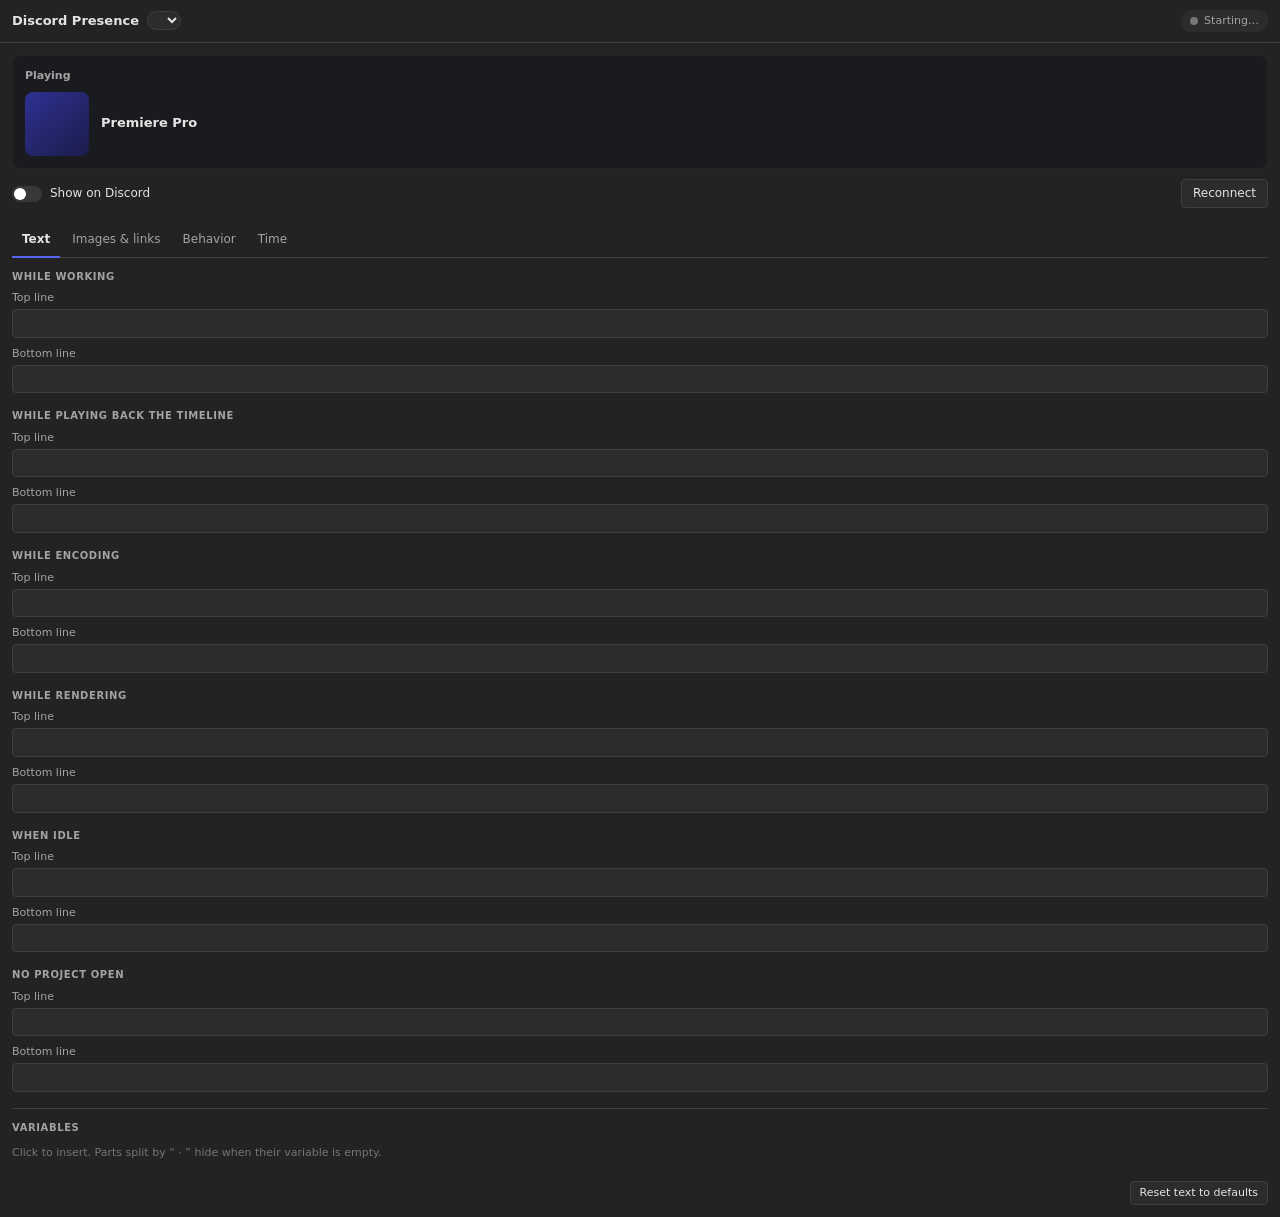
<file: extension/panel/index.html>
<!DOCTYPE html>
<html>
<head>
  <meta charset="utf-8">
  <title>Discord Presence</title>
  <link rel="stylesheet" href="panel.css">
</head>
<body>
  <header class="top">
    <div class="brand">
      <span class="brand-name">Discord Presence</span>
      <select class="host-select" id="hostSelect" title="Which app's settings you're editing"></select>
    </div>
    <div class="pill" id="statusPill"><span class="dot"></span><span id="statusText">Starting…</span></div>
  </header>

  <main>
    <div class="banner" id="updateBanner" hidden></div>

    <!-- Setup prompt (shown until a Client ID is set) -->
    <section class="setup" id="setupCard" hidden>
      <h2>Connect your Discord app</h2>
      <p>Discord shows the name of the application you create, so name it <b id="setupAppName">Premiere Pro</b>.</p>
      <ol>
        <li>Open the <a href="#" data-url="https://discord.com/developers/applications">Discord Developer Portal</a> and click <b>New Application</b>.</li>
        <li>Copy the <b>Application ID</b> from General Information.</li>
        <li>Paste it below. Optional: under <b>Rich Presence → Art Assets</b>, upload an image named <code>logo</code>.</li>
      </ol>
      <label class="field">
        <span>Application (Client) ID</span>
        <input type="text" data-key="app.clientId" placeholder="e.g. 1234567890123456789" spellcheck="false" inputmode="numeric">
      </label>
    </section>

    <!-- Live preview -->
    <section class="preview-wrap">
      <div class="preview" id="preview">
        <div class="pv-kicker" id="pvKicker">Playing</div>
        <div class="pv-body">
          <div class="pv-art">
            <div class="pv-large" id="pvLarge"><span class="pv-glyph" id="pvGlyph"></span></div>
            <div class="pv-small" id="pvSmall" hidden></div>
          </div>
          <div class="pv-lines">
            <div class="pv-name" id="pvName">Premiere Pro</div>
            <div class="pv-line" id="pvDetails"></div>
            <div class="pv-line" id="pvState"></div>
            <div class="pv-line pv-time" id="pvTime"></div>
            <div class="pv-progress" id="pvProgress" hidden><div class="pv-bar"><div class="pv-fill" id="pvFill"></div></div><div class="pv-ptimes"><span id="pvPos"></span><span id="pvDur"></span></div></div>
          </div>
        </div>
        <div class="pv-buttons" id="pvButtons"></div>
        <div class="pv-empty" id="pvEmpty" hidden>Nothing is showing on Discord right now.</div>
      </div>
      <div class="actions">
        <label class="switch" title="Show or hide your status for this app">
          <input type="checkbox" data-key="app.enabled">
          <span class="track"><span class="thumb"></span></span>
          <span class="switch-label">Show on Discord</span>
        </label>
        <div class="spacer"></div>
        <button class="btn ghost" id="btnReconnect" title="Reconnect to Discord and re-check your app's images">Reconnect</button>
      </div>
      <div class="note" id="note" hidden></div>
      <div class="note warn" id="imgNote" hidden></div>
    </section>

    <nav class="tabs" role="tablist">
      <button class="tab active" data-tab="text" role="tab">Text</button>
      <button class="tab" data-tab="media" role="tab">Images &amp; links</button>
      <button class="tab" data-tab="behavior" role="tab">Behavior</button>
      <button class="tab" data-tab="time" role="tab">Time</button>
    </nav>

    <!-- TEXT -->
    <section class="pane" data-pane="text">
      <div class="group">
        <div class="group-title" id="workingTitle">While working</div>
        <label class="field"><span>Top line</span><input type="text" data-key="app.details" data-template spellcheck="false"></label>
        <label class="field"><span>Bottom line</span><input type="text" data-key="app.state" data-template spellcheck="false"></label>
      </div>
      <div class="group" data-only="PPRO">
        <div class="group-title">While playing back the timeline</div>
        <label class="field"><span>Top line</span><input type="text" data-key="app.watchDetails" data-template spellcheck="false"></label>
        <label class="field"><span>Bottom line</span><input type="text" data-key="app.watchState" data-template spellcheck="false"></label>
      </div>
      <div class="group" data-only="AME">
        <div class="group-title">While encoding</div>
        <label class="field"><span>Top line</span><input type="text" data-key="app.renderDetails" data-template spellcheck="false"></label>
        <label class="field"><span>Bottom line</span><input type="text" data-key="app.renderState" data-template spellcheck="false"></label>
      </div>
      <div class="group" data-only="AEFT">
        <div class="group-title">While rendering</div>
        <label class="field"><span>Top line</span><input type="text" data-key="app.renderDetails" data-template spellcheck="false"></label>
        <label class="field"><span>Bottom line</span><input type="text" data-key="app.renderState" data-template spellcheck="false"></label>
      </div>
      <div class="group" data-not="AME">
        <div class="group-title">When idle</div>
        <label class="field"><span>Top line</span><input type="text" data-key="app.idleDetails" data-template spellcheck="false"></label>
        <label class="field"><span>Bottom line</span><input type="text" data-key="app.idleState" data-template spellcheck="false"></label>
      </div>
      <div class="group" data-not="AME">
        <div class="group-title">No project open</div>
        <label class="field"><span>Top line</span><input type="text" data-key="app.noProjectDetails" data-template spellcheck="false"></label>
        <label class="field"><span>Bottom line</span><input type="text" data-key="app.noProjectState" data-template spellcheck="false"></label>
      </div>

      <div class="vars">
        <div class="vars-head">
          <span class="group-title">Variables</span>
          <span class="hint">Click to insert. Parts split by “ · ” hide when their variable is empty.</span>
        </div>
        <div class="var-list" id="varList"></div>
      </div>
      <div class="row-end"><button class="btn ghost small" id="btnResetText">Reset text to defaults</button></div>
    </section>

    <!-- MEDIA -->
    <section class="pane" data-pane="media" hidden>
      <div class="group">
        <div class="group-title">Large image</div>
        <label class="field"><span>Art asset name, image URL, or <code>icon</code> for the app icon</span><input type="text" data-key="app.largeImage" placeholder="logo  ·  icon  ·  https://…/image.png" spellcheck="false"></label>
        <p class="hint" id="assetHint"></p>
        <label class="field"><span>Hover text</span><input type="text" data-key="app.largeText" data-template spellcheck="false"></label>
      </div>
      <div class="group">
        <div class="group-title">Small badge</div>
        <label class="field"><span>Asset name or image URL</span><input type="text" data-key="app.smallImage" placeholder="optional" spellcheck="false"></label>
        <label class="field"><span>Hover text</span><input type="text" data-key="app.smallText" data-template spellcheck="false"></label>
        <label class="field"><span>Badge while idle</span><input type="text" data-key="app.idleSmallImage" placeholder="optional, e.g. idle" spellcheck="false"></label>
        <label class="field" data-only="PPRO"><span>Badge while playing back</span><input type="text" data-key="app.watchSmallImage" placeholder="optional, e.g. play" spellcheck="false"></label>
        <label class="field" data-only="AEFT AME"><span>Badge while rendering</span><input type="text" data-key="app.renderSmallImage" placeholder="optional, e.g. render" spellcheck="false"></label>
      </div>
      <div class="group">
        <div class="group-title">Buttons <span class="muted">· shared by both apps</span></div>
        <div class="pair">
          <label class="field"><span>Label</span><input type="text" data-key="buttons.0.label" maxlength="32" placeholder="My portfolio"></label>
          <label class="field grow"><span>Link</span><input type="url" data-key="buttons.0.url" placeholder="https://…" spellcheck="false"></label>
        </div>
        <div class="pair">
          <label class="field"><span>Label</span><input type="text" data-key="buttons.1.label" maxlength="32" placeholder="YouTube"></label>
          <label class="field grow"><span>Link</span><input type="url" data-key="buttons.1.url" placeholder="https://…" spellcheck="false"></label>
        </div>
        <p class="hint">Discord hides your own buttons from you; friends will see them.</p>
      </div>
      <div class="group">
        <div class="group-title">Discord app</div>
        <label class="field"><span id="ownIdLabel">Application (Client) ID</span><input type="text" data-key="app.clientId" spellcheck="false" inputmode="numeric"></label>
        <p class="hint"><a href="#" data-url="https://discord.com/developers/applications">Open the Developer Portal</a> to change the name, icon or art assets.</p>
      </div>
    </section>

    <!-- BEHAVIOR -->
    <section class="pane" data-pane="behavior" hidden>
      <div class="group">
        <div class="group-title">Privacy</div>
        <label class="check"><input type="checkbox" data-key="privacy"><span>Hide project, sequence and comp names</span></label>
        <label class="field"><span>Show this instead of the project name</span><input type="text" data-key="privacyLabel"></label>
        <label class="field"><span>Always private: projects saved in these folders (one per line)</span>
          <textarea data-key="privateFolders" data-list rows="3" spellcheck="false" placeholder="Clients&#10;D:\Work\NDA"></textarea>
        </label>
        <p class="hint">A folder name (<code>Clients</code>) matches anywhere in the path; a full path matches only that folder.</p>
        <div class="private-row" id="privateRow" hidden>
          <span id="privateText"></span>
          <button class="btn ghost small" id="btnPrivate">Keep this project private</button>
        </div>
      </div>
      <div class="group" data-only="AME">
        <div class="group-title">Media Encoder</div>
        <label class="check"><input type="checkbox" data-key="app.onlyWhileEncoding"><span>Only show my status while encoding</span></label>
        <label class="check"><input type="checkbox" data-key="app.renderCountdown"><span>Show time left for the current item</span></label>
      </div>
      <div class="group" data-only="PPRO">
        <div class="group-title">Playback</div>
        <label class="check"><input type="checkbox" data-key="app.autoWatch"><span>Switch my status while the timeline plays</span></label>
        <div class="pair">
          <label class="field"><span>After (seconds)</span><input type="number" min="1" max="120" step="1" data-key="app.watchAfterSeconds"></label>
          <label class="field grow"><span>Show as</span>
            <select data-key="app.watchType">
              <option value="3">Watching</option>
              <option value="2">Listening to</option>
              <option value="0">Playing</option>
              <option value="5">Competing in</option>
            </select>
          </label>
        </div>
        <label class="check"><input type="checkbox" data-key="app.watchProgress"><span>Show a progress bar (playhead in the sequence)</span></label>
        <p class="hint">Goes back to normal as soon as playback stops.</p>
      </div>
      <div class="group">
        <div class="group-title">Timer</div>
        <label class="field"><span>Elapsed time counts from</span>
          <select data-key="elapsed">
            <option value="project">Opening the current project</option>
            <option value="session">Launching the app</option>
            <option value="off">Don't show a timer</option>
          </select>
        </label>
      </div>
      <div class="group">
        <div class="group-title">Idle</div>
        <div class="pair">
          <label class="field"><span>Idle after (minutes)</span><input type="number" min="0" max="240" step="1" data-key="idleMinutes"></label>
          <label class="field grow"><span>When idle</span>
            <select data-key="idleAction">
              <option value="show">Show the idle text</option>
              <option value="clear">Hide my status</option>
            </select>
          </label>
        </div>
        <p class="hint">Idle means nothing changed: playhead, clips, layers, selection, active comp. 0 turns it off.</p>
      </div>
      <div class="group">
        <div class="group-title">Discord display</div>
        <label class="field"><span>Activity type</span>
          <select data-key="app.activityType">
            <option value="0">Playing</option>
            <option value="3">Watching</option>
            <option value="2">Listening to</option>
            <option value="5">Competing in</option>
          </select>
        </label>
        <label class="field"><span>Member list shows</span>
          <select data-key="app.statusDisplay">
            <option value="0">App name (“Playing Premiere Pro”)</option>
            <option value="2">Top line (“Editing My Project”)</option>
            <option value="1">Bottom line</option>
          </select>
        </label>
      </div>
      <div class="group">
        <div class="group-title">Updates</div>
        <div class="update-row"><span id="updateText">—</span><button class="btn ghost small" id="btnCheckUpdate">Check now</button></div>
        <label class="check"><input type="checkbox" data-key="updates.check"><span>Check for updates automatically</span></label>
        <label class="check"><input type="checkbox" data-key="updates.auto"><span>Install updates automatically</span></label>
      </div>
      <div class="group">
        <div class="group-title">Advanced</div>
        <label class="field"><span>Check every (seconds)</span><input type="number" min="2" max="60" step="1" data-key="pollSeconds"></label>
        <label class="check"><input type="checkbox" data-key="enabled"><span>Enabled in all apps</span></label>
        <label class="check"><input type="checkbox" data-key="trackTime"><span>Track my working time (stays on this computer)</span></label>
        <div class="links">
          <a href="#" id="openFolder">Open settings folder</a>
          <a href="#" id="openLog">Open log</a>
        </div>
      </div>
    </section>
    <!-- TIME -->
    <section class="pane" data-pane="time" hidden>
      <div class="stats">
        <div class="stat"><div class="stat-label">Today</div><div class="stat-value" id="tToday">—</div></div>
        <div class="stat"><div class="stat-label">Last 7 days</div><div class="stat-value" id="tWeek">—</div></div>
      </div>
      <div class="week" id="tDays"></div>
      <div class="group">
        <div class="group-title">Top projects · last 7 days</div>
        <div class="proj-list" id="tProjects"></div>
      </div>
      <p class="hint">Counts time you're actively working (idle time isn't counted). Use <code>{todayTime}</code>, <code>{projectTime}</code> or <code>{weekTime}</code> in your status.</p>
    </section>
  </main>

  <div class="toast" id="toast">Saved</div>

  <script src="../shared/CSInterface.js"></script>
  <script src="../shared/distribution.js"></script>
  <script src="../shared/config.js"></script>
  <script src="../shared/presence.js"></script>
  <script src="../shared/timetrack.js"></script>
  <script src="panel.js"></script>
</body>
</html>
</file>
<file: extension/panel/panel.css>
:root {
  --bg: #232323;
  --bg-2: #2c2c2c;
  --bg-3: #383838;
  --line: #3e3e3e;
  --text: #e4e4e4;
  --text-2: #a3a3a3;
  --text-3: #767676;
  --accent: #5865f2;
  --accent-text: #ffffff;
  --ok: #3ba55d;
  --warn: #e0a526;
  --bad: #ed4245;
  --card: #1a1b1e;
  --card-2: #2b2d31;
  --radius: 6px;
  color-scheme: dark;
}
:root.light {
  --bg-2: #e6e6e6;
  --bg-3: #d6d6d6;
  --line: #c4c4c4;
  --text: #1f1f1f;
  --text-2: #4d4d4d;
  --text-3: #7a7a7a;
  --card: #f2f3f5;
  --card-2: #e3e5e8;
  color-scheme: light;
}

* { box-sizing: border-box; }
html, body { margin: 0; padding: 0; }
body {
  background: var(--bg);
  color: var(--text);
  font: 12px/1.45 -apple-system, "Segoe UI", system-ui, sans-serif;
  -webkit-font-smoothing: antialiased;
  overflow-x: hidden;
}
a { color: var(--accent); text-decoration: none; }
a:hover { text-decoration: underline; }
code { font: 11px Consolas, Menlo, monospace; background: var(--bg-3); padding: 1px 4px; border-radius: 3px; }
[hidden] { display: none !important; }

/* Header */
.top {
  position: sticky; top: 0; z-index: 5;
  display: flex; align-items: center; justify-content: space-between; gap: 8px;
  padding: 10px 12px;
  background: var(--bg);
  border-bottom: 1px solid var(--line);
}
.brand { display: flex; align-items: center; gap: 8px; min-width: 0; }
.brand-name { font-weight: 600; font-size: 13px; white-space: nowrap; }
.host-select {
  font: inherit; font-size: 11px; color: var(--text); background: var(--bg-2);
  border: 1px solid var(--line); border-radius: 10px; padding: 1px 6px; cursor: pointer; max-width: 150px;
}
.host-chip {
  font-size: 10px; letter-spacing: .04em; text-transform: uppercase;
  color: var(--text-2); border: 1px solid var(--line); border-radius: 10px; padding: 1px 7px;
  white-space: nowrap;
}
.pill {
  display: inline-flex; align-items: center; gap: 6px;
  font-size: 11px; color: var(--text-2); white-space: nowrap;
  padding: 3px 9px; border-radius: 12px; background: var(--bg-2);
}
.pill .dot { width: 8px; height: 8px; border-radius: 50%; background: var(--text-3); flex: none; }
.pill.ok .dot { background: var(--ok); box-shadow: 0 0 0 3px rgba(59,165,93,.18); }
.pill.warn .dot { background: var(--warn); }
.pill.bad .dot { background: var(--bad); }
.pill.busy .dot { background: var(--warn); animation: pulse 1s ease-in-out infinite; }
@keyframes pulse { 50% { opacity: .35; } }

main { padding: 12px; }

/* Setup */
.setup {
  border: 1px solid var(--accent); border-radius: var(--radius);
  background: rgba(88,101,242,.08);
  padding: 12px; margin-bottom: 12px;
}
.setup h2 { margin: 0 0 4px; font-size: 13px; }
.setup p { margin: 0 0 8px; color: var(--text-2); }
.setup ol { margin: 0 0 10px; padding-left: 18px; color: var(--text-2); }
.setup li { margin-bottom: 4px; }
.setup b { color: var(--text); font-weight: 600; }

/* Preview card */
.preview {
  background: var(--card); border-radius: 8px; padding: 12px;
  border: 1px solid rgba(255,255,255,.04);
}
:root.light .preview { border-color: var(--line); }
.pv-kicker { font-size: 11px; font-weight: 700; color: var(--text-2); margin-bottom: 8px; }
.pv-body { display: flex; gap: 12px; align-items: center; }
.pv-art { position: relative; flex: none; }
.pv-large {
  width: 64px; height: 64px; border-radius: 8px; overflow: hidden;
  display: grid; place-items: center;
  background: linear-gradient(140deg, #2e3192 0%, #1b1c4a 100%);
  background-size: cover; background-position: center;
}
.pv-large.has-img .pv-glyph { display: none; }
.pv-glyph svg { width: 30px; height: 30px; display: block; opacity: .9; }
.pv-small {
  position: absolute; right: -4px; bottom: -4px;
  width: 22px; height: 22px; border-radius: 50%;
  border: 3px solid var(--card); background: var(--bg-3) center/cover;
}
.pv-lines { min-width: 0; flex: 1; }
.pv-name { font-weight: 600; font-size: 13px; color: var(--text); margin-bottom: 1px; }
.pv-line { color: var(--text); opacity: .86; white-space: nowrap; overflow: hidden; text-overflow: ellipsis; }
.pv-line:empty { display: none; }
.pv-time { font-variant-numeric: tabular-nums; color: var(--ok); opacity: 1; }
.pv-progress { margin-top: 6px; }
.pv-bar { height: 4px; border-radius: 2px; background: var(--card-2); overflow: hidden; }
.pv-fill { height: 100%; width: 0; background: var(--text); border-radius: 2px; }
.pv-ptimes { display: flex; justify-content: space-between; font-size: 10.5px; color: var(--text-2); margin-top: 3px; font-variant-numeric: tabular-nums; }
.pv-buttons { display: grid; gap: 6px; margin-top: 10px; }
.pv-buttons:empty { display: none; }
.pv-btn {
  background: var(--card-2); color: var(--text); border-radius: 4px; text-align: center;
  padding: 6px 8px; font-weight: 500; white-space: nowrap; overflow: hidden; text-overflow: ellipsis;
}
.pv-empty { color: var(--text-3); text-align: center; padding: 18px 0 8px; }
.preview.is-empty .pv-kicker, .preview.is-empty .pv-body, .preview.is-empty .pv-buttons { display: none; }

.actions { display: flex; align-items: center; gap: 8px; margin-top: 10px; }
.spacer { flex: 1; }
.note {
  margin-top: 8px; padding: 7px 9px; border-radius: var(--radius);
  background: rgba(237,66,69,.1); color: var(--text); border-left: 3px solid var(--bad);
}
.note.warn { background: rgba(224,165,38,.1); border-left-color: var(--warn); }
.note .btn { margin-top: 6px; }

/* Switch */
.switch { display: inline-flex; align-items: center; gap: 8px; cursor: pointer; user-select: none; }
.switch input { position: absolute; opacity: 0; pointer-events: none; }
.switch .track { width: 30px; height: 16px; border-radius: 8px; background: var(--bg-3); position: relative; transition: background .15s; flex: none; }
.switch .thumb { position: absolute; top: 2px; left: 2px; width: 12px; height: 12px; border-radius: 50%; background: #fff; transition: transform .15s; }
.switch input:checked + .track { background: var(--ok); }
.switch input:checked + .track .thumb { transform: translateX(14px); }
.switch input:focus-visible + .track { outline: 2px solid var(--accent); outline-offset: 2px; }
.switch-label { color: var(--text); }

/* Buttons */
.btn {
  font: inherit; color: var(--accent-text); background: var(--accent);
  border: 0; border-radius: 4px; padding: 5px 11px; cursor: pointer;
}
.btn:hover { filter: brightness(1.1); }
.btn.ghost { background: var(--bg-2); color: var(--text); border: 1px solid var(--line); }
.btn.ghost:hover { background: var(--bg-3); filter: none; }
.btn.small { padding: 3px 9px; font-size: 11px; }
.btn:focus-visible { outline: 2px solid var(--accent); outline-offset: 2px; }

/* Tabs */
.tabs { display: flex; gap: 2px; margin: 16px 0 12px; border-bottom: 1px solid var(--line); }
.tab {
  font: inherit; color: var(--text-2); background: none; border: 0; cursor: pointer;
  padding: 7px 10px; border-bottom: 2px solid transparent; margin-bottom: -1px;
}
.tab:hover { color: var(--text); }
.tab.active { color: var(--text); border-bottom-color: var(--accent); font-weight: 600; }

/* Form */
.group { margin-bottom: 16px; }
.group-title { font-size: 10px; font-weight: 700; letter-spacing: .06em; text-transform: uppercase; color: var(--text-2); margin-bottom: 6px; }
.group-title .muted { text-transform: none; letter-spacing: 0; font-weight: 400; color: var(--text-3); }
.field { display: block; margin-bottom: 8px; }
.field > span code { font-size: 10.5px; }
.field > span { display: block; color: var(--text-2); font-size: 11px; margin-bottom: 3px; }
textarea { resize: vertical; font-family: Consolas, Menlo, monospace; font-size: 11.5px; line-height: 1.4; }
input[type=text], input[type=url], input[type=number], select, textarea {
  width: 100%; font: inherit; color: var(--text);
  background: var(--bg-2); border: 1px solid var(--line); border-radius: 4px;
  padding: 5px 7px; outline: none;
}
input:focus, select:focus { border-color: var(--accent); box-shadow: 0 0 0 1px var(--accent); }
input[data-template] { font-family: Consolas, Menlo, monospace; font-size: 11.5px; }
select { cursor: pointer; }
.pair { display: flex; gap: 8px; }
.pair .field { flex: 0 0 38%; min-width: 0; }
.pair .field.grow { flex: 1; }
.check { display: flex; align-items: center; gap: 7px; margin-bottom: 8px; cursor: pointer; }
.check input { margin: 0; accent-color: var(--accent); }
.hint { color: var(--text-3); font-size: 11px; margin: 2px 0 0; }
.links { display: flex; gap: 14px; margin-top: 4px; }
.row-end { display: flex; justify-content: flex-end; }

/* Variables */
.vars { border-top: 1px solid var(--line); padding-top: 12px; margin-bottom: 12px; }
.vars-head { display: flex; flex-direction: column; gap: 2px; margin-bottom: 8px; }
.var-list { display: flex; flex-wrap: wrap; gap: 5px; }
.var {
  display: inline-flex; align-items: baseline; gap: 5px; max-width: 100%;
  font: inherit; background: var(--bg-2); color: var(--text); cursor: pointer;
  border: 1px solid var(--line); border-radius: 4px; padding: 2px 7px;
}
.var:hover { border-color: var(--accent); }
.var code { background: none; padding: 0; color: var(--accent); filter: brightness(1.25); }
:root.light .var code { filter: none; }
.var .val { color: var(--text-3); font-size: 11px; white-space: nowrap; overflow: hidden; text-overflow: ellipsis; max-width: 140px; }

/* Toast */
.toast {
  position: fixed; left: 50%; bottom: 14px; transform: translate(-50%, 10px);
  background: var(--bg-3); color: var(--text); padding: 5px 12px; border-radius: 12px;
  font-size: 11px; opacity: 0; pointer-events: none; transition: opacity .15s, transform .15s;
}
.toast.show { opacity: 1; transform: translate(-50%, 0); }

/* Update banner */
.banner {
  display: flex; align-items: center; gap: 8px; flex-wrap: wrap;
  margin-bottom: 12px; padding: 8px 10px; border-radius: var(--radius);
  background: rgba(88,101,242,.12); border: 1px solid rgba(88,101,242,.5);
}
.banner .grow { flex: 1; min-width: 140px; }
.banner.ok { background: rgba(59,165,93,.1); border-color: rgba(59,165,93,.5); }
.update-row, .private-row { display: flex; align-items: center; justify-content: space-between; gap: 8px; margin-bottom: 8px; color: var(--text-2); }

/* Time tab */
.stats { display: grid; grid-template-columns: 1fr 1fr; gap: 8px; margin-bottom: 12px; }
.stat { background: var(--bg-2); border: 1px solid var(--line); border-radius: var(--radius); padding: 8px 10px; }
.stat-label { font-size: 10px; text-transform: uppercase; letter-spacing: .06em; color: var(--text-2); font-weight: 700; }
.stat-value { font-size: 20px; font-weight: 600; font-variant-numeric: tabular-nums; margin-top: 2px; }
.week { display: grid; grid-template-columns: repeat(7, 1fr); gap: 6px; align-items: end; height: 92px; margin-bottom: 16px; }
.day { display: flex; flex-direction: column; align-items: center; gap: 4px; height: 100%; justify-content: flex-end; }
.day-bar { width: 100%; max-width: 26px; background: var(--accent); border-radius: 3px 3px 0 0; min-height: 2px; }
.day.today .day-bar { background: var(--ok); }
.day-label { font-size: 10px; color: var(--text-3); }
.proj-list { display: grid; gap: 6px; }
.proj { display: grid; grid-template-columns: 1fr auto; gap: 2px 8px; align-items: baseline; }
.proj-name { white-space: nowrap; overflow: hidden; text-overflow: ellipsis; }
.proj-app { font-size: 10px; color: var(--text-3); margin-left: 4px; }
.proj-time { font-variant-numeric: tabular-nums; color: var(--text-2); }
.proj-bar { grid-column: 1 / -1; height: 3px; border-radius: 2px; background: var(--bg-3); overflow: hidden; }
.proj-bar > div { height: 100%; background: var(--accent); }
.empty { color: var(--text-3); padding: 6px 0; }
</file>
